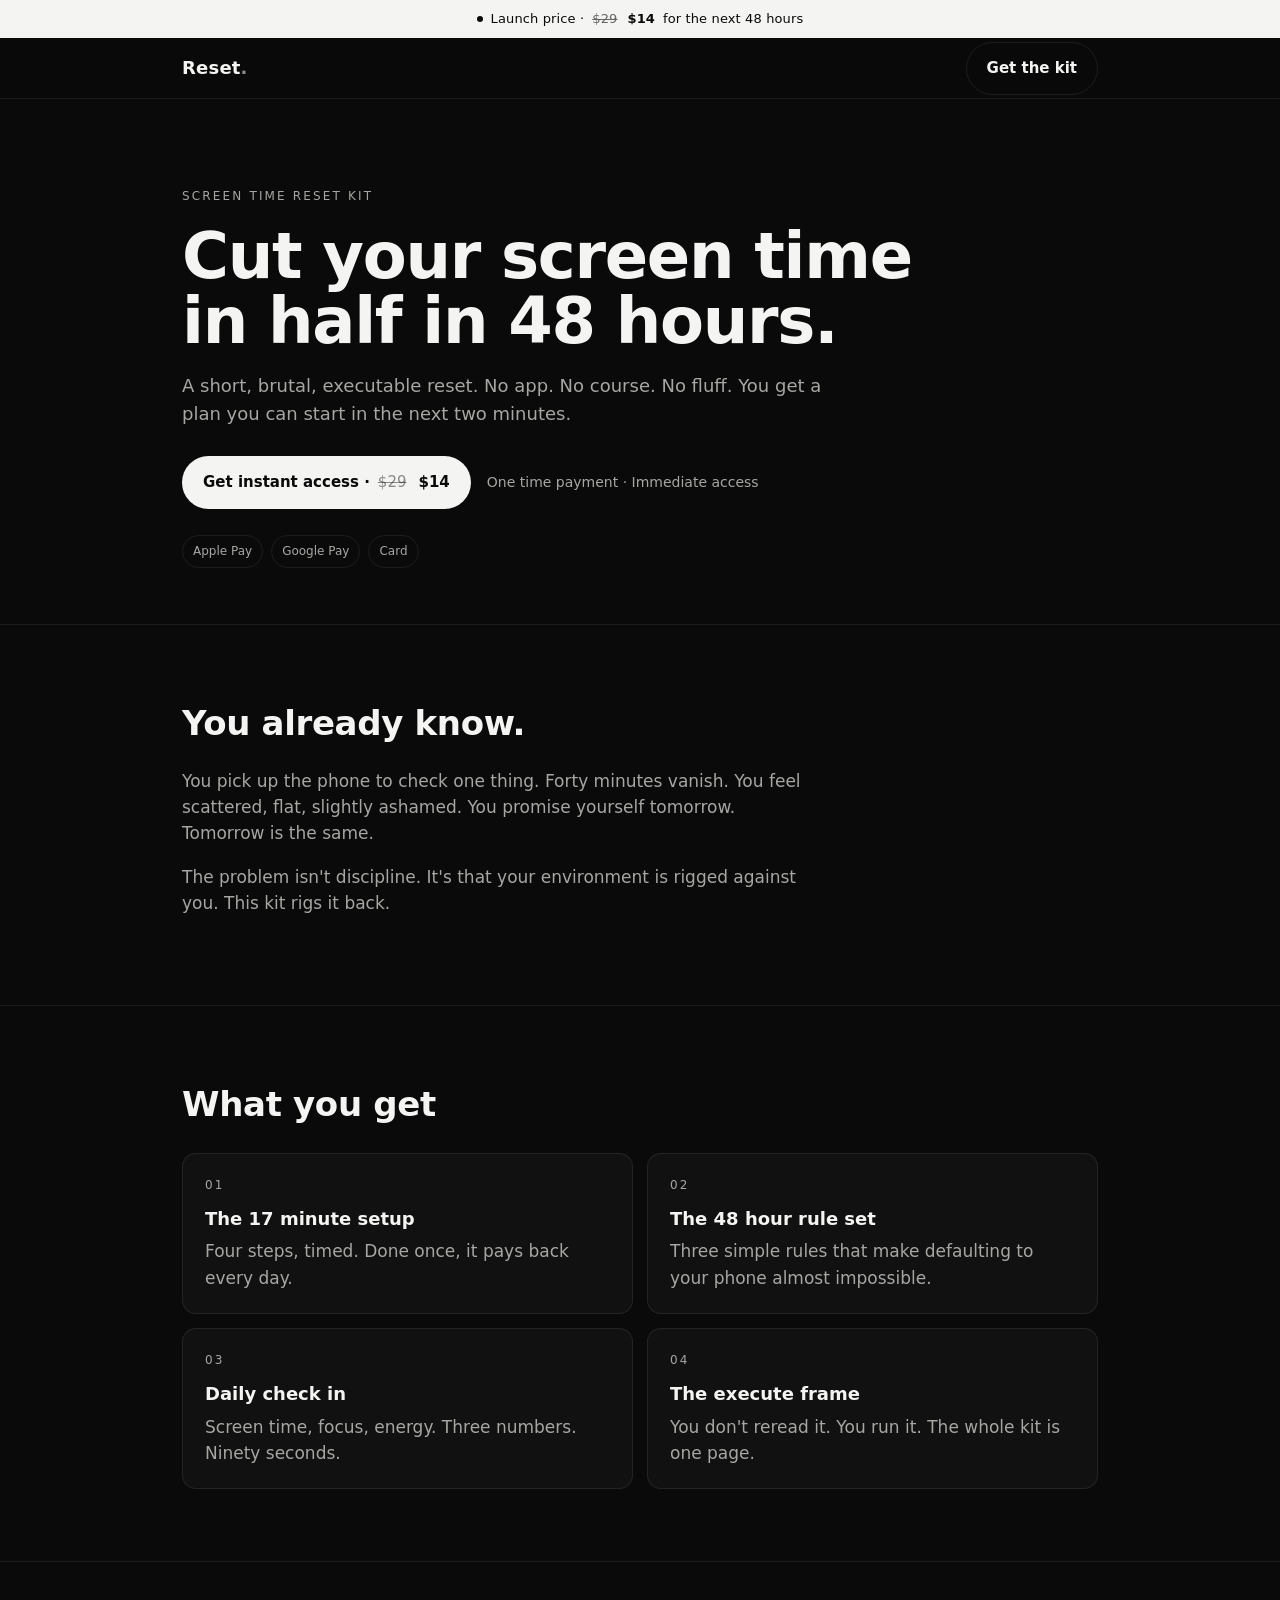
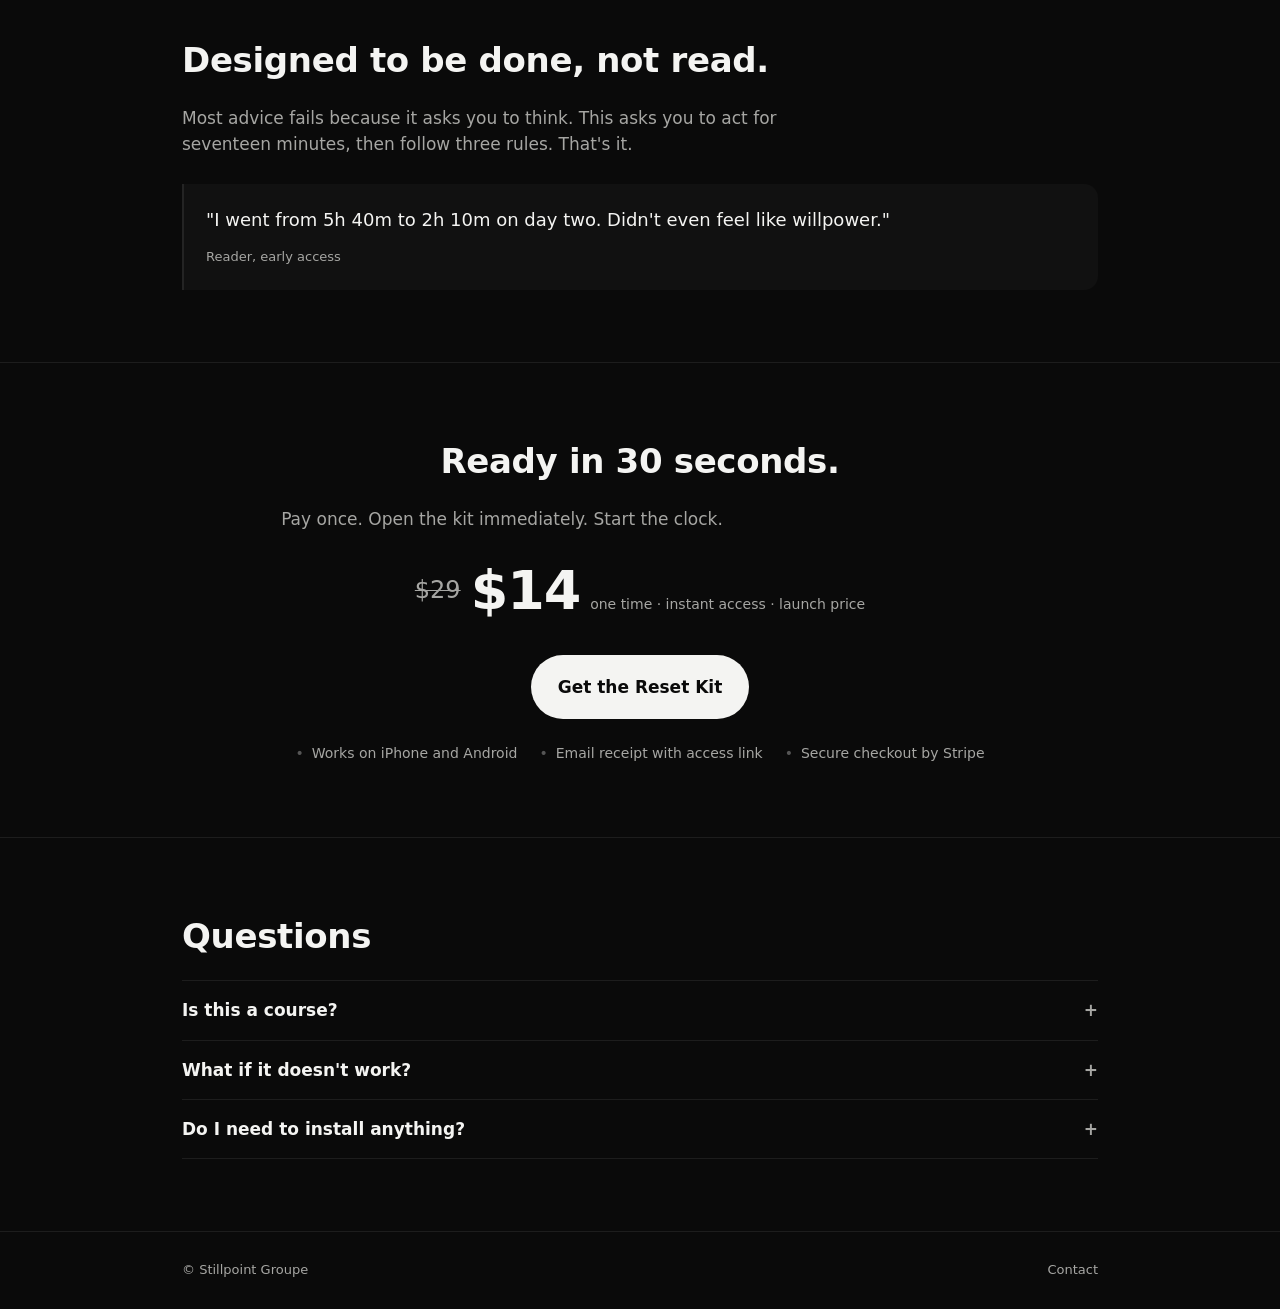
<file: index.html>
<!doctype html>
<html lang="en">
<head>
<meta charset="utf-8" />
<meta name="viewport" content="width=device-width,initial-scale=1" />
<title>Screen Time Reset Kit — Cut your screen time in half in 48 hours</title>
<meta name="description" content="Cut your screen time in half in 48 hours. A simple, executable reset. Immediate access for $14." />
<meta name="theme-color" content="#0a0a0a" />
<link rel="preconnect" href="https://fonts.googleapis.com" crossorigin />
<link rel="icon" href="data:image/svg+xml,%3Csvg xmlns='http://www.w3.org/2000/svg' viewBox='0 0 64 64'%3E%3Crect width='64' height='64' rx='14' fill='%230a0a0a'/%3E%3Ctext x='50%25' y='58%25' text-anchor='middle' font-family='system-ui' font-size='34' font-weight='700' fill='%23f5f5f5'%3ER%3C/text%3E%3C/svg%3E" />
<link rel="stylesheet" href="styles.css" />
<!-- TikTok Pixel Code Start -->
<script>
!function (w, d, t) {
  w.TiktokAnalyticsObject=t;var ttq=w[t]=w[t]||[];ttq.methods=["page","track","identify","instances","debug","on","off","once","ready","alias","group","enableCookie","disableCookie","holdConsent","revokeConsent","grantConsent"],ttq.setAndDefer=function(t,e){t[e]=function(){t.push([e].concat(Array.prototype.slice.call(arguments,0)))}};for(var i=0;i<ttq.methods.length;i++)ttq.setAndDefer(ttq,ttq.methods[i]);ttq.instance=function(t){for(var e=ttq._i[t]||[],n=0;n<ttq.methods.length;n++)ttq.setAndDefer(e,ttq.methods[n]);return e},ttq.load=function(e,n){var r="https://analytics.tiktok.com/i18n/pixel/events.js",o=n&&n.partner;ttq._i=ttq._i||{},ttq._i[e]=[],ttq._i[e]._u=r,ttq._t=ttq._t||{},ttq._t[e]=+new Date,ttq._o=ttq._o||{},ttq._o[e]=n||{};n=document.createElement("script");n.type="text/javascript",n.async=!0,n.src=r+"?sdkid="+e+"&lib="+t;e=document.getElementsByTagName("script")[0];e.parentNode.insertBefore(n,e)};
  ttq.load('D7QIOJBC77UEKU3PU98G');
  ttq.page();
}(window, document, 'ttq');
</script>
<!-- TikTok Pixel Code End -->
<meta property="og:title" content="Screen Time Reset Kit" />
<meta property="og:description" content="Cut your screen time in half in 48 hours. Immediate access." />
<meta property="og:type" content="website" />
<meta property="og:url" content="https://reset.stillpointgroupe.com/" />
</head>
<body>
<div class="banner" role="region" aria-label="Launch offer">
  <div class="wrap banner__inner">
    <span class="banner__dot" aria-hidden="true"></span>
    Launch price · <s class="banner__strike">$29</s> <strong>$14</strong> for the next 48 hours
  </div>
</div>
<header class="nav">
  <div class="wrap nav__inner">
    <a class="brand" href="/">Reset<span class="brand__dot">.</span></a>
    <a class="nav__cta btn btn--ghost" data-cta href="#buy">Get the kit</a>
  </div>
</header>

<main>
  <section class="hero">
    <div class="wrap">
      <p class="eyebrow">Screen Time Reset Kit</p>
      <h1 class="hero__title">Cut your screen time<br/>in half in 48 hours.</h1>
      <p class="hero__sub">A short, brutal, executable reset. No app. No course. No fluff. You get a plan you can start in the next two minutes.</p>
      <div class="hero__ctas">
        <a class="btn btn--primary" data-cta href="#buy">Get instant access · <s class="cta__strike">$29</s> $14</a>
        <span class="hero__meta">One time payment · Immediate access</span>
      </div>
      <ul class="pill-row" aria-hidden="true">
        <li>Apple Pay</li>
        <li>Google Pay</li>
        <li>Card</li>
      </ul>
    </div>
  </section>

  <section class="section problem">
    <div class="wrap">
      <h2>You already know.</h2>
      <p class="lead">You pick up the phone to check one thing. Forty minutes vanish. You feel scattered, flat, slightly ashamed. You promise yourself tomorrow. Tomorrow is the same.</p>
      <p class="lead">The problem isn't discipline. It's that your environment is rigged against you. This kit rigs it back.</p>
    </div>
  </section>

  <section class="section what">
    <div class="wrap">
      <h2>What you get</h2>
      <div class="grid">
        <div class="card">
          <div class="card__num">01</div>
          <h3>The 17 minute setup</h3>
          <p>Four steps, timed. Done once, it pays back every day.</p>
        </div>
        <div class="card">
          <div class="card__num">02</div>
          <h3>The 48 hour rule set</h3>
          <p>Three simple rules that make defaulting to your phone almost impossible.</p>
        </div>
        <div class="card">
          <div class="card__num">03</div>
          <h3>Daily check in</h3>
          <p>Screen time, focus, energy. Three numbers. Ninety seconds.</p>
        </div>
        <div class="card">
          <div class="card__num">04</div>
          <h3>The execute frame</h3>
          <p>You don't reread it. You run it. The whole kit is one page.</p>
        </div>
      </div>
    </div>
  </section>

  <section class="section proof">
    <div class="wrap">
      <h2>Designed to be done, not read.</h2>
      <p class="lead">Most advice fails because it asks you to think. This asks you to act for seventeen minutes, then follow three rules. That's it.</p>
      <blockquote class="quote">
        <p>"I went from 5h 40m to 2h 10m on day two. Didn't even feel like willpower."</p>
        <cite>Reader, early access</cite>
      </blockquote>
    </div>
  </section>

  <section id="buy" class="section buy">
    <div class="wrap buy__inner">
      <h2>Ready in 30 seconds.</h2>
      <p class="lead">Pay once. Open the kit immediately. Start the clock.</p>
      <div class="price">
        <span class="price__was" aria-label="Original price">$29</span>
        <span class="price__amount">$14</span>
        <span class="price__note">one time · instant access · launch price</span>
      </div>
      <a class="btn btn--primary btn--lg" data-cta href="#">Get the Reset Kit</a>
      <ul class="bullets">
        <li>Works on iPhone and Android</li>
        <li>Email receipt with access link</li>
        <li>Secure checkout by Stripe</li>
      </ul>
    </div>
  </section>

  <section class="section faq">
    <div class="wrap">
      <h2>Questions</h2>
      <details><summary>Is this a course?</summary><p>No. It's a single page of instructions. You'll finish reading it before you finish your coffee.</p></details>
      <details><summary>What if it doesn't work?</summary><p>Email us within 7 days and we'll refund you. No arguments.</p></details>
      <details><summary>Do I need to install anything?</summary><p>One optional app (Opal or Freedom). Everything else uses settings already on your phone.</p></details>
    </div>
  </section>
</main>

<footer class="foot">
  <div class="wrap foot__inner">
    <span>© Stillpoint Groupe</span>
    <span class="foot__links">
      <a href="mailto:hello@stillpointgroupe.com">Contact</a>
    </span>
  </div>
</footer>

<script>
  // Single Stripe payment link for every CTA on the page.
  // Replace STRIPE_PAYMENT_LINK with the real link from Stripe, e.g. https://buy.stripe.com/XXXXXXXXXXXX
  var STRIPE_PAYMENT_LINK = "https://buy.stripe.com/eVq28s4EZ52nftAbla6sw00";

  document.addEventListener("click", function (e) {
    var el = e.target.closest("[data-cta]");
    if (!el) return;
    e.preventDefault();
    try {
      if (window.ttq && typeof window.ttq.track === "function") {
        window.ttq.track("InitiateCheckout", {
          value: 14,
          currency: "USD",
          contents: [{
            content_id: "screen-time-reset-kit",
            content_type: "product",
            content_name: "Screen Time Reset Kit"
          }]
        });
      }
    } catch (err) {}
    window.location.href = STRIPE_PAYMENT_LINK;
  });
</script>
</body>
</html>
</file>
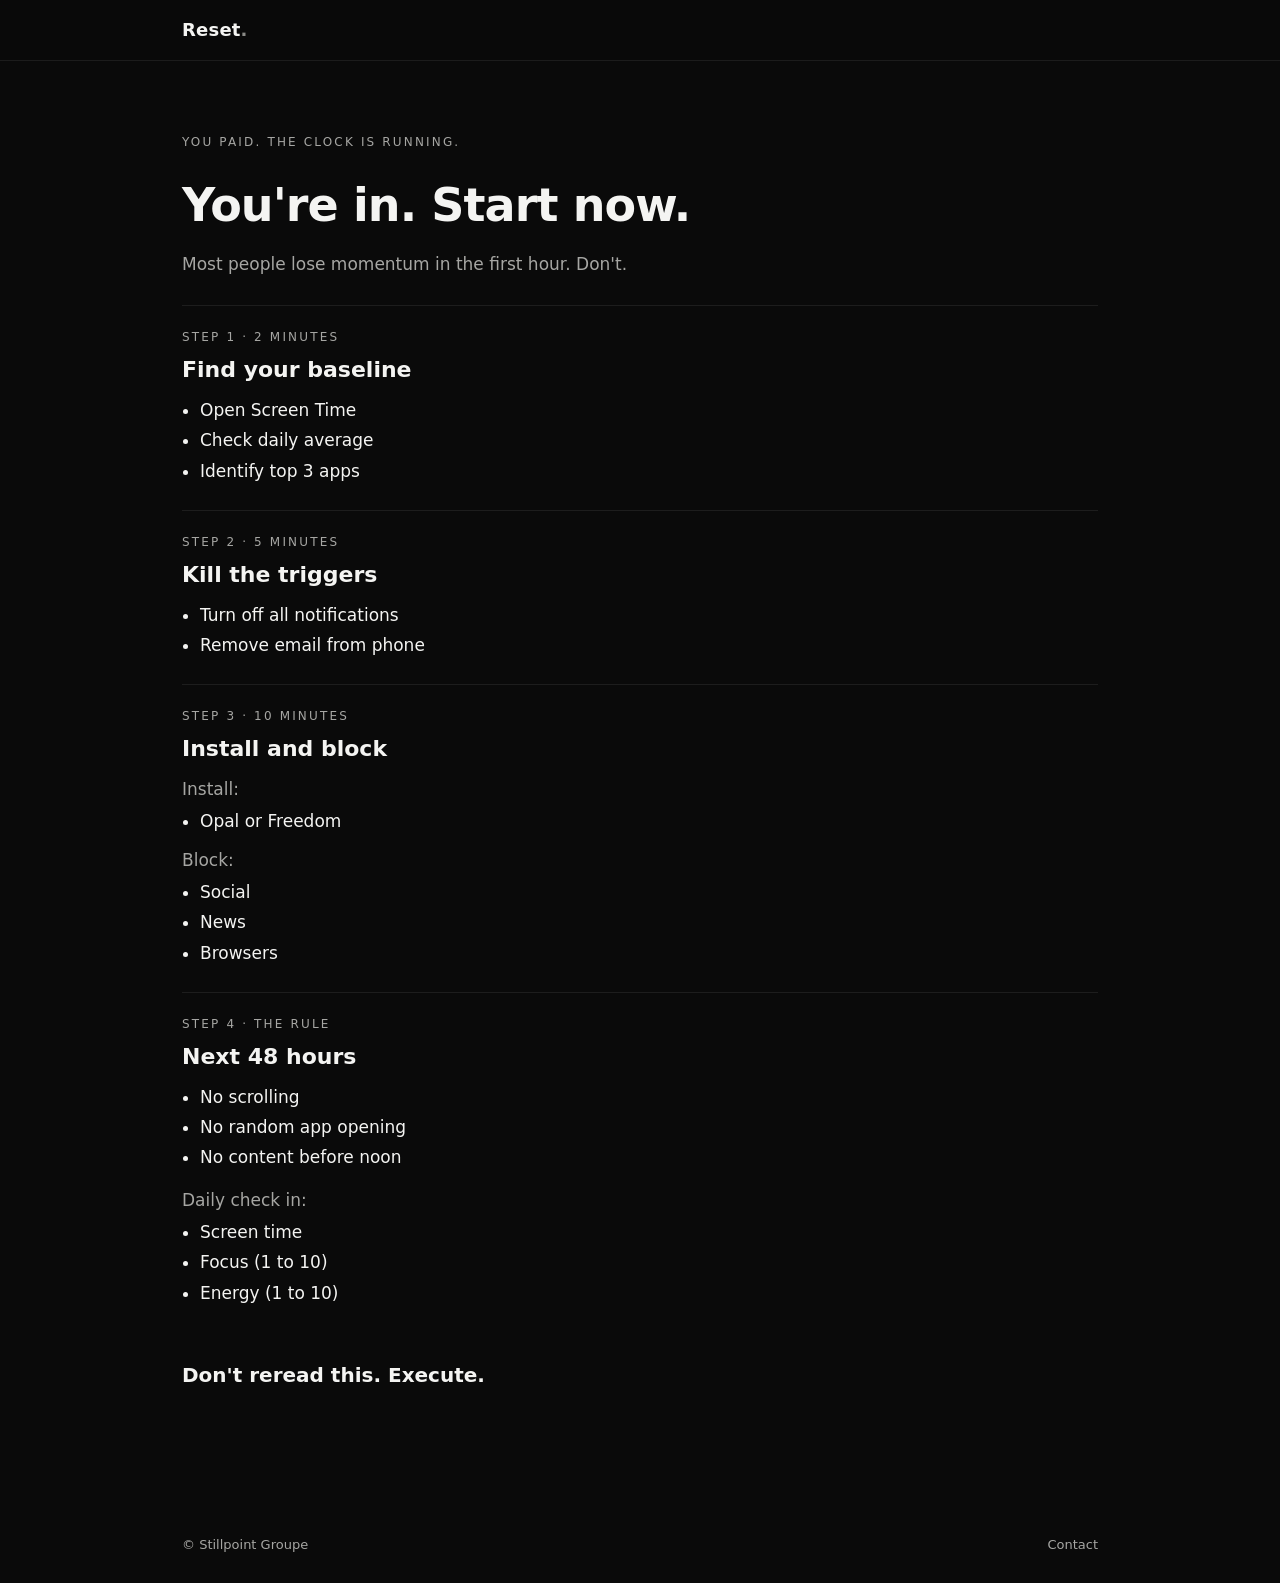
<file: start/index.html>
<!doctype html>
<html lang="en">
<head>
<meta charset="utf-8" />
<meta name="viewport" content="width=device-width,initial-scale=1" />
<title>You're in. Start now. — Screen Time Reset Kit</title>
<meta name="robots" content="noindex" />
<meta name="theme-color" content="#0a0a0a" />
<link rel="icon" href="data:image/svg+xml,%3Csvg xmlns='http://www.w3.org/2000/svg' viewBox='0 0 64 64'%3E%3Crect width='64' height='64' rx='14' fill='%230a0a0a'/%3E%3Ctext x='50%25' y='58%25' text-anchor='middle' font-family='system-ui' font-size='34' font-weight='700' fill='%23f5f5f5'%3ER%3C/text%3E%3C/svg%3E" />
<link rel="stylesheet" href="../styles.css" />
<!-- TikTok Pixel Code Start -->
<script>
!function (w, d, t) {
  w.TiktokAnalyticsObject=t;var ttq=w[t]=w[t]||[];ttq.methods=["page","track","identify","instances","debug","on","off","once","ready","alias","group","enableCookie","disableCookie","holdConsent","revokeConsent","grantConsent"],ttq.setAndDefer=function(t,e){t[e]=function(){t.push([e].concat(Array.prototype.slice.call(arguments,0)))}};for(var i=0;i<ttq.methods.length;i++)ttq.setAndDefer(ttq,ttq.methods[i]);ttq.instance=function(t){for(var e=ttq._i[t]||[],n=0;n<ttq.methods.length;n++)ttq.setAndDefer(e,ttq.methods[n]);return e},ttq.load=function(e,n){var r="https://analytics.tiktok.com/i18n/pixel/events.js",o=n&&n.partner;ttq._i=ttq._i||{},ttq._i[e]=[],ttq._i[e]._u=r,ttq._t=ttq._t||{},ttq._t[e]=+new Date,ttq._o=ttq._o||{},ttq._o[e]=n||{};n=document.createElement("script");n.type="text/javascript",n.async=!0,n.src=r+"?sdkid="+e+"&lib="+t;e=document.getElementsByTagName("script")[0];e.parentNode.insertBefore(n,e)};
  ttq.load('D7QIOJBC77UEKU3PU98G');
  ttq.page();
  // /start is only reached after successful Stripe checkout, so fire purchase
  ttq.track('CompletePayment', {
    value: 14,
    currency: 'USD',
    contents: [{
      content_id: 'screen-time-reset-kit',
      content_type: 'product',
      content_name: 'Screen Time Reset Kit'
    }]
  });
}(window, document, 'ttq');
</script>
<!-- TikTok Pixel Code End -->
</head>
<body>
<header class="nav">
  <div class="wrap nav__inner">
    <a class="brand" href="/">Reset<span class="brand__dot">.</span></a>
  </div>
</header>

<main class="start">
  <div class="wrap">
    <p class="eyebrow">You paid. The clock is running.</p>
    <h1>You're in. Start now.</h1>
    <p class="start__sub">Most people lose momentum in the first hour. Don't.</p>

    <section class="step">
      <div class="step__tag">Step 1 · 2 minutes</div>
      <h2>Find your baseline</h2>
      <ul>
        <li>Open Screen Time</li>
        <li>Check daily average</li>
        <li>Identify top 3 apps</li>
      </ul>
    </section>

    <section class="step">
      <div class="step__tag">Step 2 · 5 minutes</div>
      <h2>Kill the triggers</h2>
      <ul>
        <li>Turn off all notifications</li>
        <li>Remove email from phone</li>
      </ul>
    </section>

    <section class="step">
      <div class="step__tag">Step 3 · 10 minutes</div>
      <h2>Install and block</h2>
      <p class="lead" style="margin:0 0 6px">Install:</p>
      <ul>
        <li>Opal or Freedom</li>
      </ul>
      <p class="lead" style="margin:12px 0 6px">Block:</p>
      <ul>
        <li>Social</li>
        <li>News</li>
        <li>Browsers</li>
      </ul>
    </section>

    <section class="step">
      <div class="step__tag">Step 4 · The rule</div>
      <h2>Next 48 hours</h2>
      <ul>
        <li>No scrolling</li>
        <li>No random app opening</li>
        <li>No content before noon</li>
      </ul>
      <p class="lead" style="margin:16px 0 6px">Daily check in:</p>
      <ul>
        <li>Screen time</li>
        <li>Focus (1 to 10)</li>
        <li>Energy (1 to 10)</li>
      </ul>
    </section>

    <p class="final">Don't reread this. Execute.</p>
  </div>
</main>

<footer class="foot">
  <div class="wrap foot__inner">
    <span>© Stillpoint Groupe</span>
    <span class="foot__links"><a href="mailto:hello@stillpointgroupe.com">Contact</a></span>
  </div>
</footer>
</body>
</html>
</file>
<file: styles.css>
:root{
  --bg:#0a0a0a;
  --bg-2:#111;
  --fg:#f4f4f2;
  --muted:#a6a6a3;
  --line:rgba(255,255,255,.08);
  --accent:#f4f4f2;
  --accent-ink:#0a0a0a;
  --radius:14px;
  --maxw:960px;
  --ease:cubic-bezier(.2,.7,.2,1);
}
*{box-sizing:border-box}
html,body{margin:0;padding:0;background:var(--bg);color:var(--fg);}
html{scroll-behavior:smooth}
body{
  font-family: ui-sans-serif, system-ui, "Inter", "Segoe UI", Roboto, Helvetica, Arial, sans-serif;
  font-size:17px;
  line-height:1.55;
  -webkit-font-smoothing:antialiased;
  text-rendering:optimizeLegibility;
}
img,svg{max-width:100%;display:block}
a{color:inherit;text-decoration:none}
.wrap{max-width:var(--maxw);margin:0 auto;padding:0 22px}

/* Launch banner */
.banner{background:#f4f4f2;color:#0a0a0a;font-size:13px;font-weight:500;letter-spacing:.01em}
.banner__inner{display:flex;align-items:center;justify-content:center;gap:8px;padding:9px 22px;text-align:center;flex-wrap:wrap}
.banner__strike{color:#666;text-decoration:line-through;text-decoration-thickness:1px;margin-right:2px}
.banner__dot{display:inline-block;width:6px;height:6px;border-radius:50%;background:#0a0a0a;animation:pulse 1.6s var(--ease) infinite}
@keyframes pulse{0%,100%{opacity:1;transform:scale(1)}50%{opacity:.4;transform:scale(.7)}}

/* CTA strike */
.cta__strike{color:rgba(10,10,10,.45);text-decoration:line-through;text-decoration-thickness:1px;margin-right:4px;font-weight:500}

/* Was price */
.price__was{color:var(--muted);text-decoration:line-through;text-decoration-thickness:1px;font-size:24px;font-weight:500;align-self:center}

/* Nav */
.nav{position:sticky;top:0;z-index:10;background:rgba(10,10,10,.72);backdrop-filter:saturate(140%) blur(10px);border-bottom:1px solid var(--line)}
.nav__inner{display:flex;align-items:center;justify-content:space-between;height:60px}
.brand{font-weight:700;letter-spacing:.2px;font-size:18px}
.brand__dot{color:#8a8a86}

/* Buttons */
.btn{
  display:inline-flex;align-items:center;justify-content:center;gap:8px;
  padding:14px 20px;border-radius:999px;font-weight:600;font-size:15px;
  transition:transform .15s var(--ease), background .2s var(--ease), color .2s var(--ease), border-color .2s var(--ease);
  cursor:pointer;border:1px solid transparent;
}
.btn:active{transform:translateY(1px)}
.btn--primary{background:var(--accent);color:var(--accent-ink)}
.btn--primary:hover{background:#fff}
.btn--ghost{border-color:var(--line);color:var(--fg)}
.btn--ghost:hover{border-color:rgba(255,255,255,.25)}
.btn--lg{padding:18px 26px;font-size:17px}

/* Hero */
.hero{padding:88px 0 56px;border-bottom:1px solid var(--line)}
.eyebrow{color:var(--muted);text-transform:uppercase;letter-spacing:.18em;font-size:12px;margin:0 0 18px}
.hero__title{font-size:clamp(38px,6vw,64px);line-height:1.02;letter-spacing:-.02em;margin:0 0 18px;font-weight:700}
.hero__sub{color:var(--muted);max-width:640px;font-size:18px;margin:0 0 28px}
.hero__ctas{display:flex;align-items:center;gap:16px;flex-wrap:wrap;margin-bottom:26px}
.hero__meta{color:var(--muted);font-size:14px}
.pill-row{list-style:none;padding:0;margin:0;display:flex;gap:8px;flex-wrap:wrap}
.pill-row li{font-size:12px;color:var(--muted);border:1px solid var(--line);padding:6px 10px;border-radius:999px}

/* Sections */
.section{padding:72px 0;border-bottom:1px solid var(--line)}
.section h2{font-size:clamp(26px,3.2vw,34px);letter-spacing:-.01em;margin:0 0 18px;font-weight:700}
.lead{color:var(--muted);font-size:17px;max-width:640px}

/* Grid cards */
.grid{display:grid;grid-template-columns:repeat(2,minmax(0,1fr));gap:14px;margin-top:22px}
.card{background:var(--bg-2);border:1px solid var(--line);border-radius:var(--radius);padding:22px}
.card__num{color:var(--muted);font-size:12px;letter-spacing:.18em;margin-bottom:10px}
.card h3{margin:0 0 6px;font-size:18px}
.card p{margin:0;color:var(--muted)}
@media (max-width:640px){.grid{grid-template-columns:1fr}}

/* Quote */
.quote{margin:26px 0 0;padding:22px;border-left:2px solid var(--line);background:var(--bg-2);border-radius:0 var(--radius) var(--radius) 0}
.quote p{margin:0 0 8px;font-size:18px}
.quote cite{color:var(--muted);font-style:normal;font-size:13px}

/* Buy */
.buy__inner{text-align:center}
.price{display:flex;align-items:baseline;justify-content:center;gap:10px;margin:14px 0 22px}
.price__amount{font-size:54px;font-weight:700;letter-spacing:-.02em}
.price__note{color:var(--muted);font-size:14px}
.bullets{list-style:none;padding:0;margin:24px auto 0;color:var(--muted);display:flex;gap:22px;flex-wrap:wrap;justify-content:center;font-size:14px}
.bullets li::before{content:"•";margin-right:8px;color:#555}

/* FAQ */
.faq details{border-top:1px solid var(--line);padding:16px 0}
.faq details:last-of-type{border-bottom:1px solid var(--line)}
.faq summary{cursor:pointer;font-weight:600;list-style:none}
.faq summary::-webkit-details-marker{display:none}
.faq summary::after{content:"+";float:right;color:var(--muted)}
.faq details[open] summary::after{content:"–"}
.faq details p{color:var(--muted);margin:10px 0 0}

/* Footer */
.foot{padding:28px 0;color:var(--muted);font-size:13px}
.foot__inner{display:flex;justify-content:space-between;align-items:center}
.foot__links a:hover{color:var(--fg)}

/* Start page */
.start{padding:72px 0 96px}
.start h1{font-size:clamp(32px,4.4vw,46px);letter-spacing:-.02em;margin:0 0 10px}
.start__sub{color:var(--muted);margin:0 0 28px;max-width:600px}
.step{border-top:1px solid var(--line);padding:22px 0}
.step:last-child{border-bottom:1px solid var(--line)}
.step__tag{color:var(--muted);font-size:12px;letter-spacing:.18em;text-transform:uppercase;margin-bottom:6px}
.step h2{margin:0 0 10px;font-size:22px}
.step ul{margin:6px 0 0 18px;padding:0;color:var(--fg)}
.step ul li{margin:4px 0}
.final{margin-top:28px;font-size:20px;font-weight:600}
</file>
